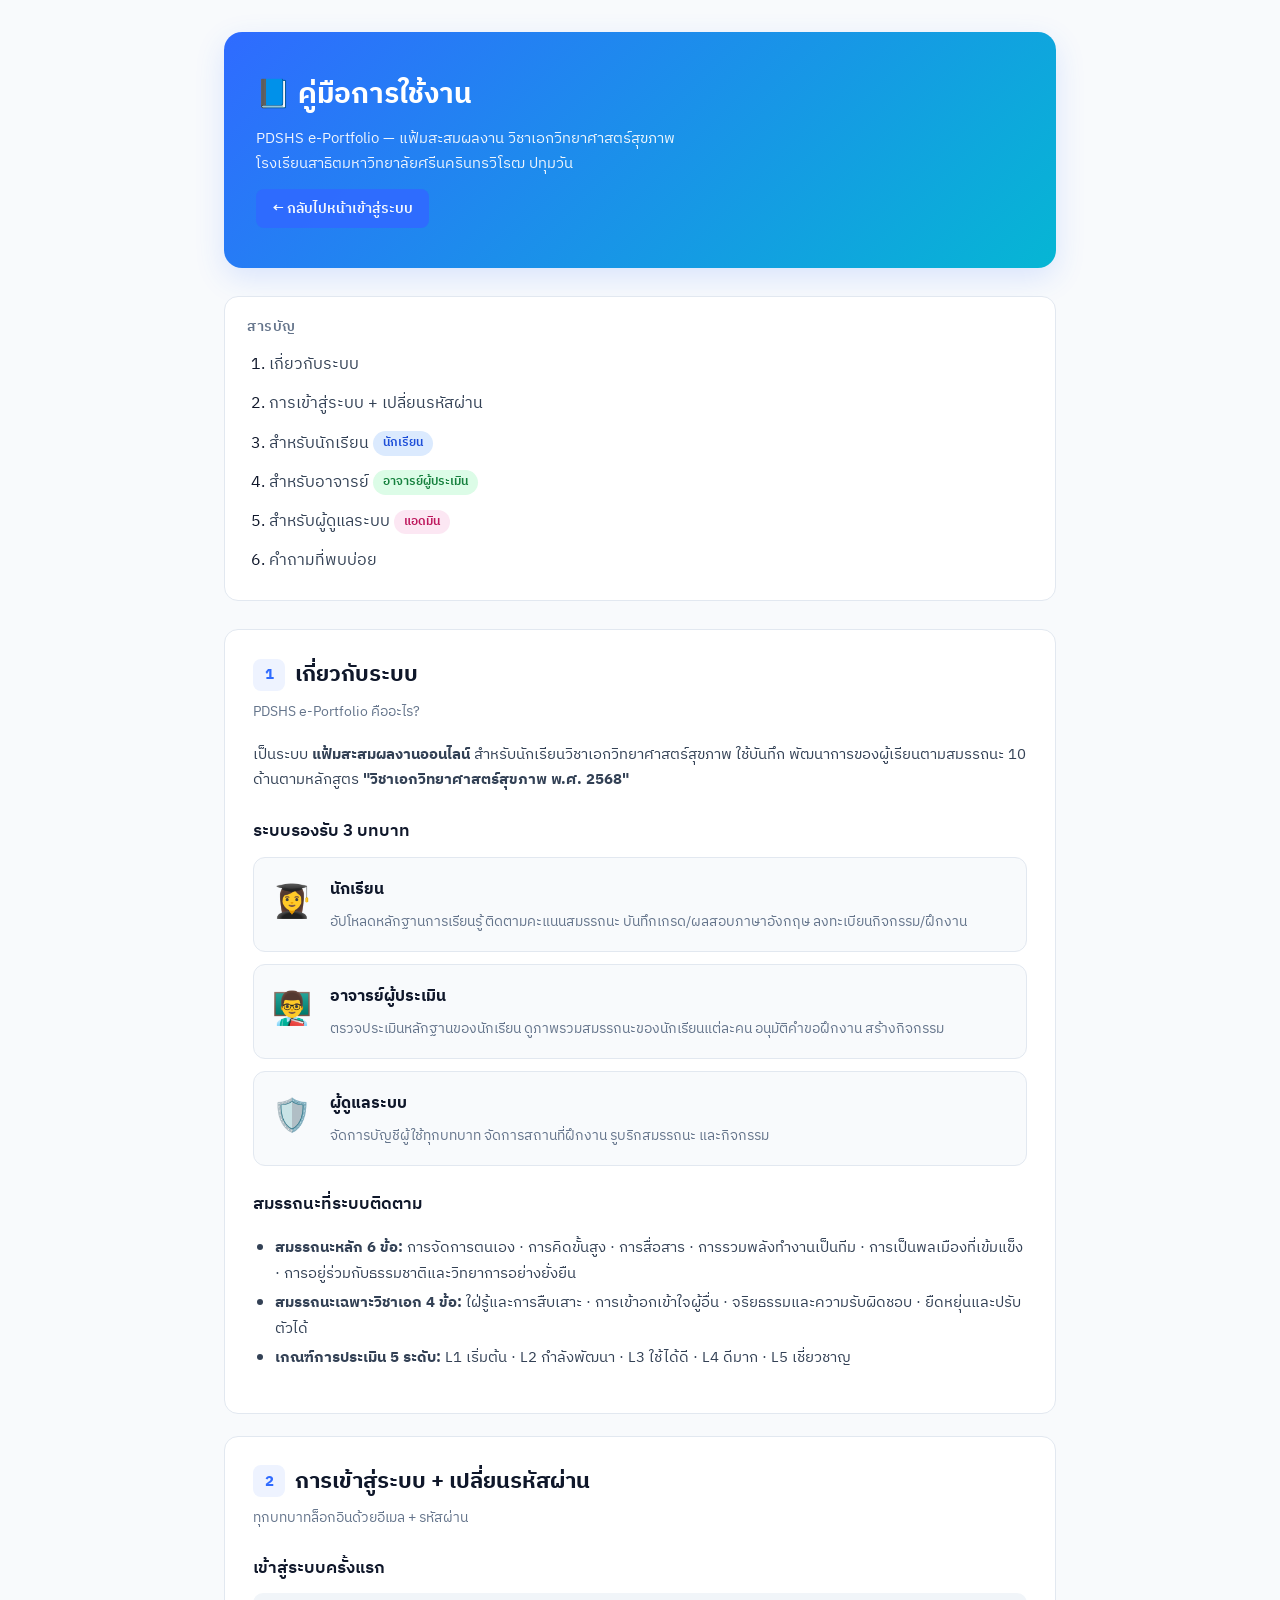
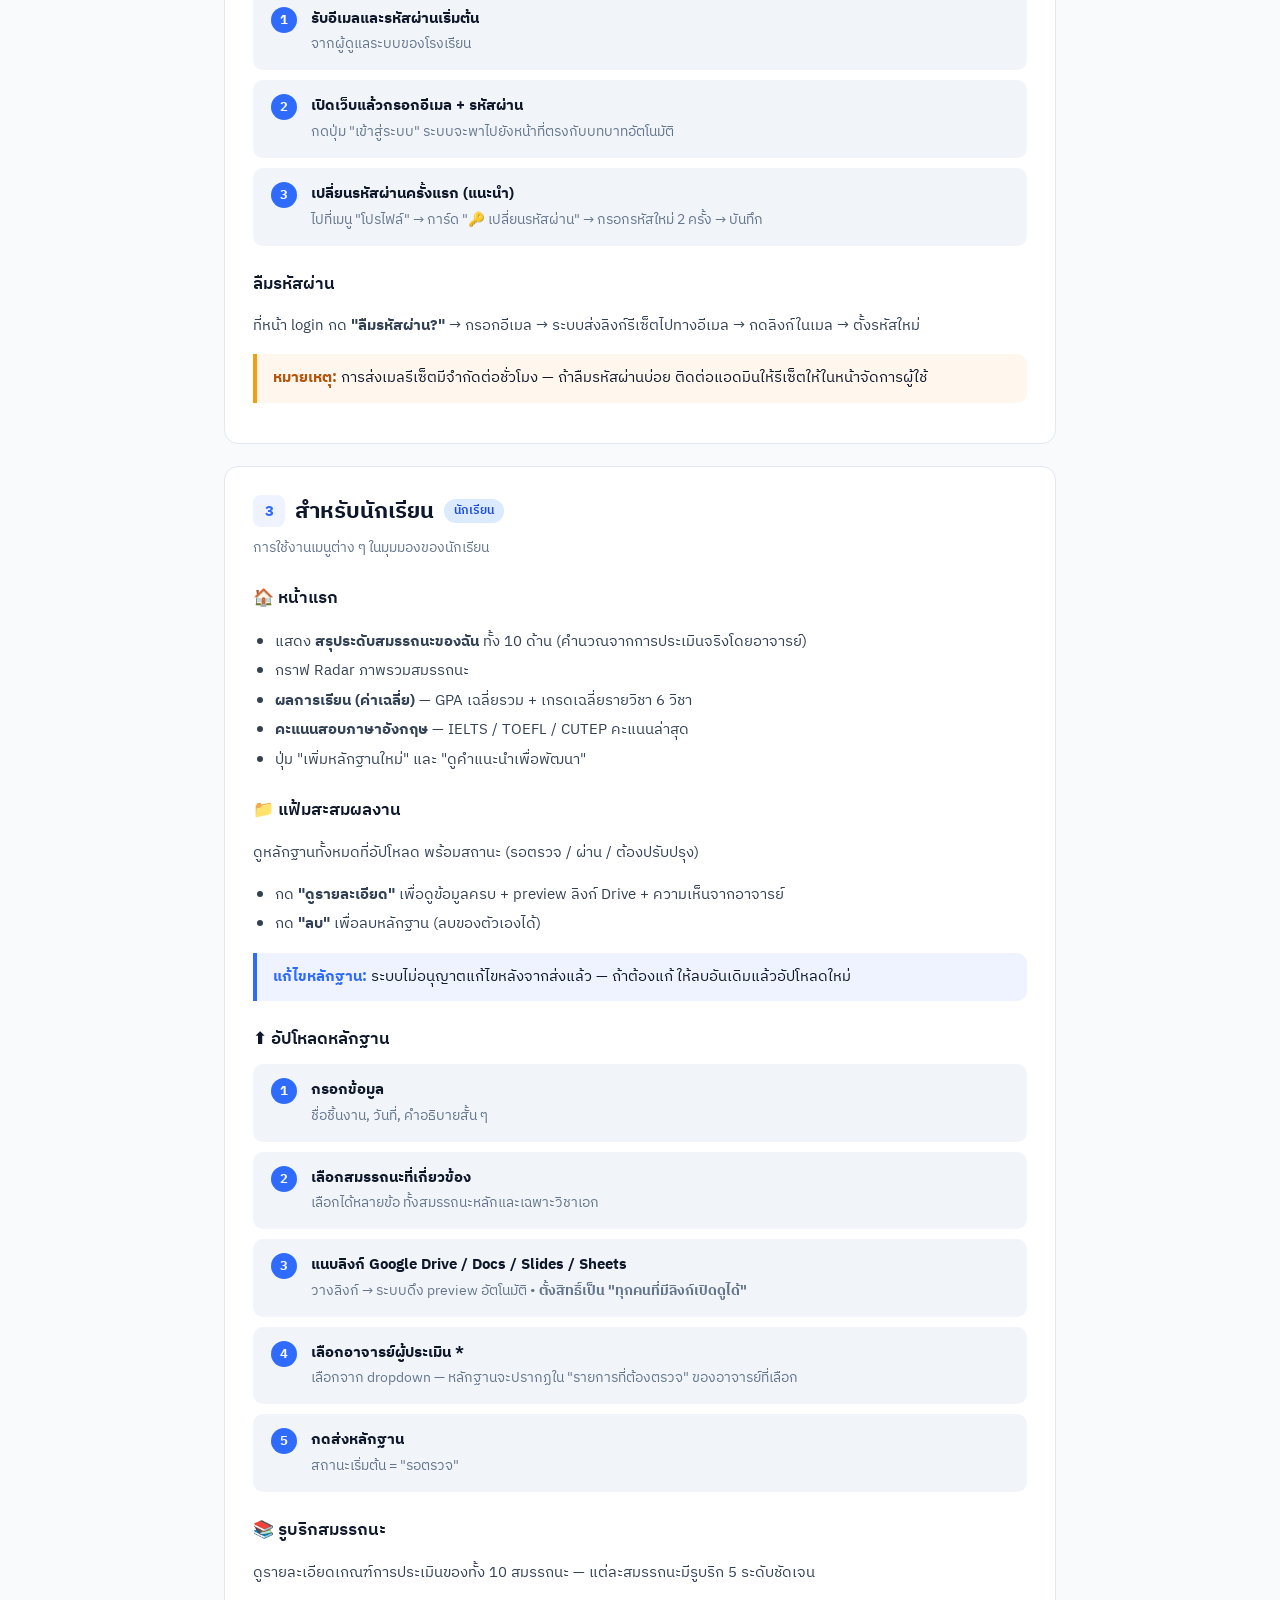
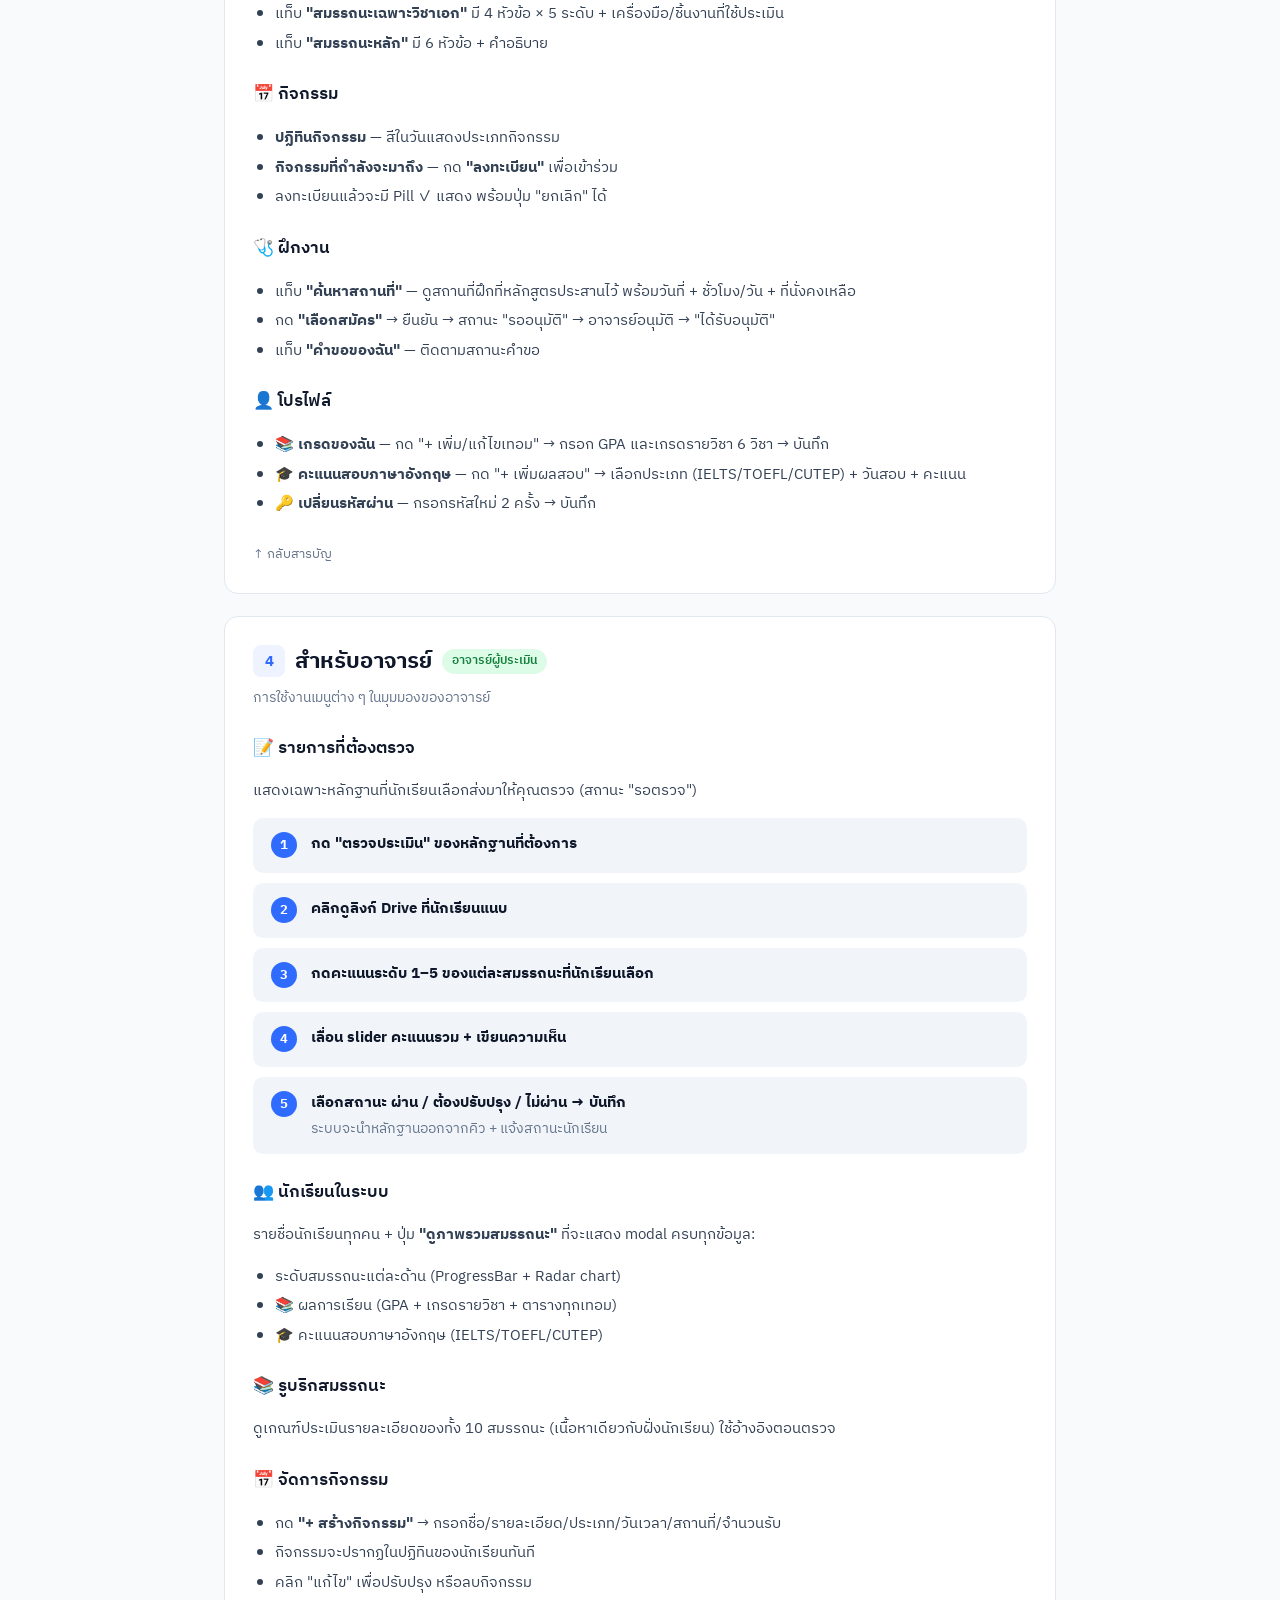
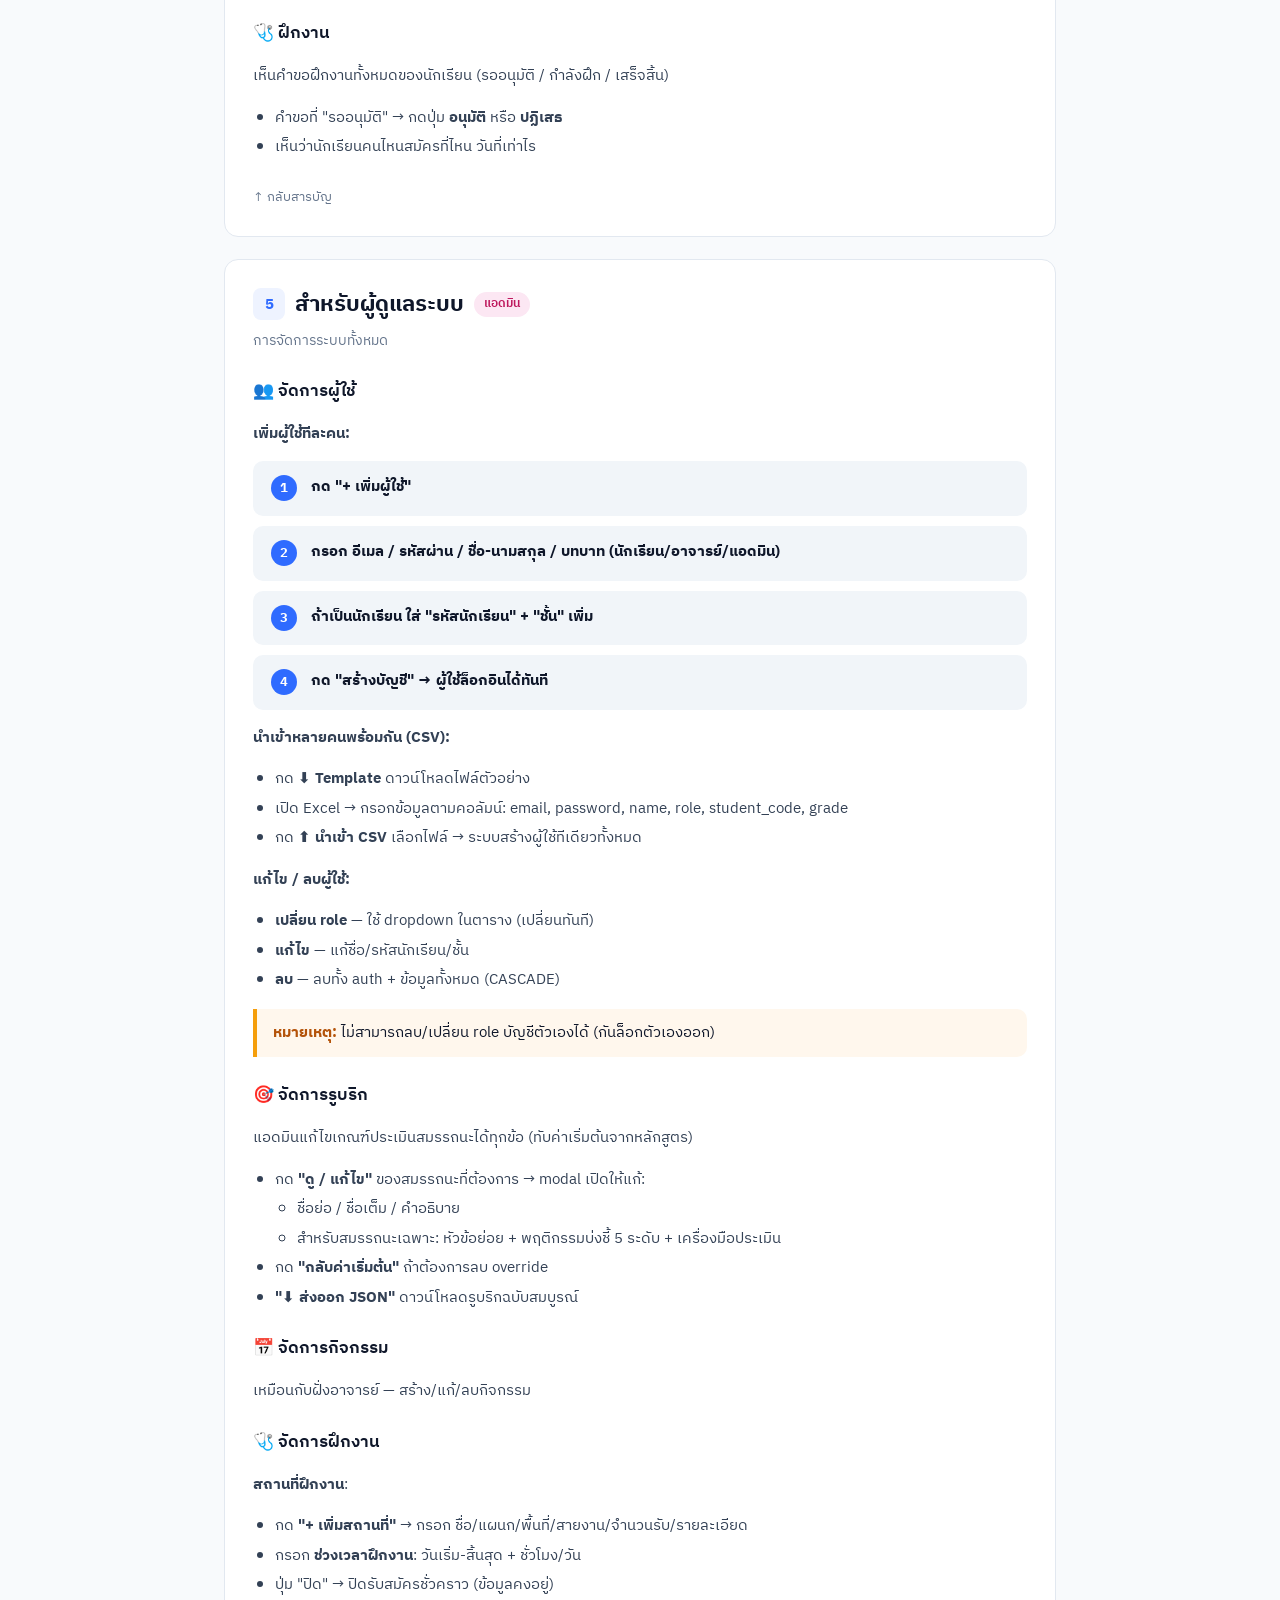
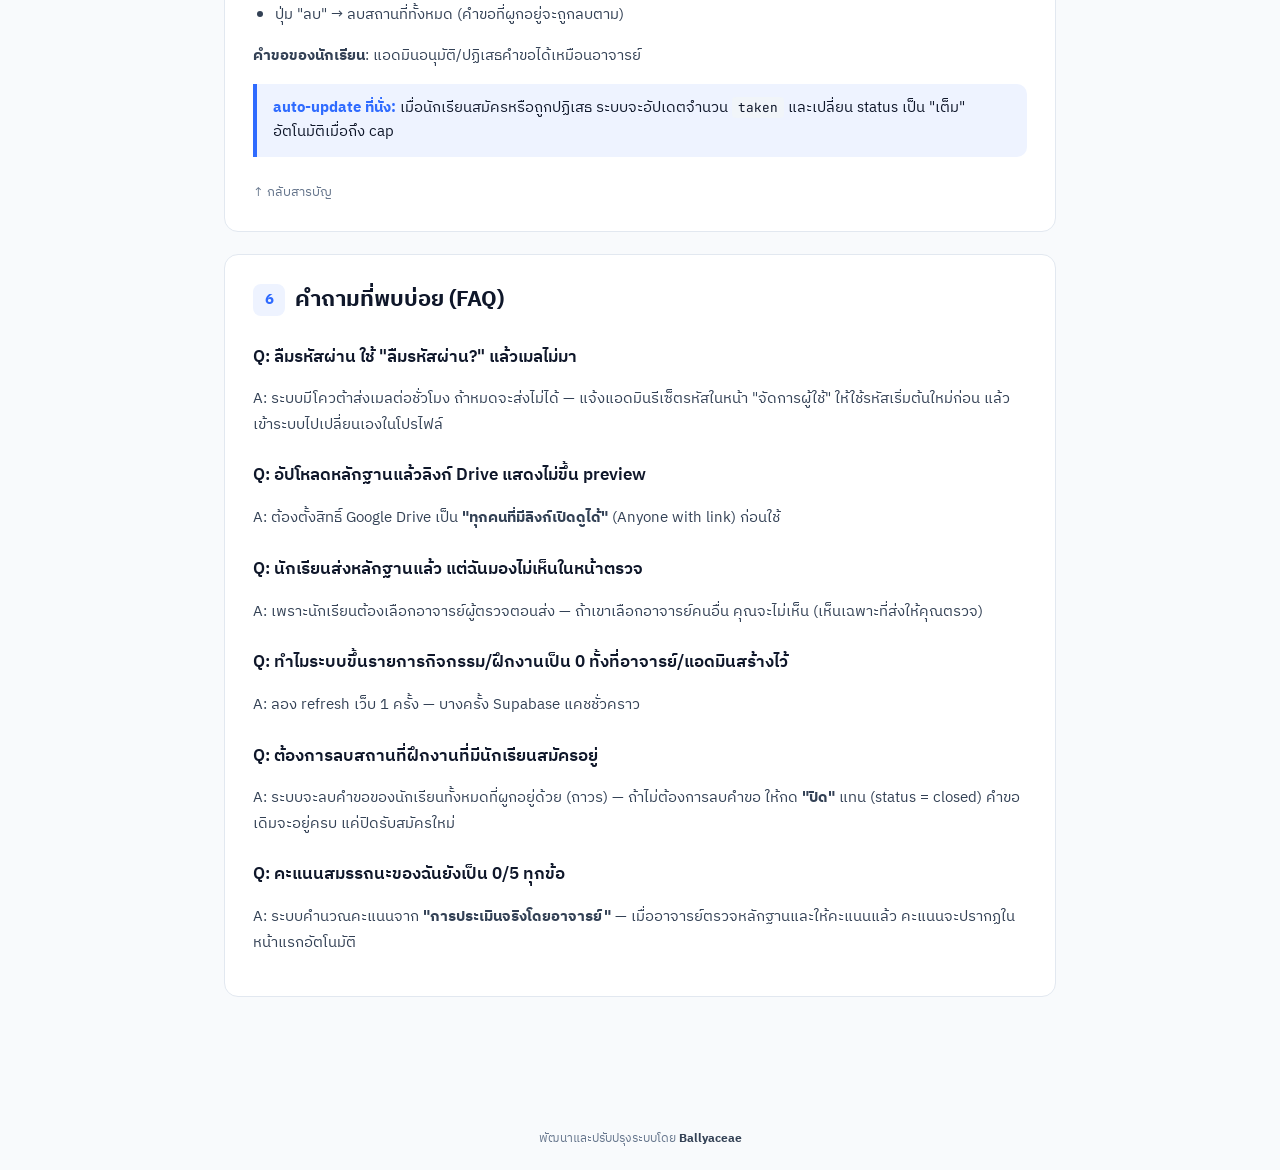
<file: manual.html>
<!doctype html>
<html lang="th">
<head>
<meta charset="utf-8" />
<meta name="viewport" content="width=device-width, initial-scale=1" />
<title>คู่มือการใช้งาน — PDSHS e-Portfolio</title>
<link rel="preconnect" href="https://fonts.googleapis.com" />
<link rel="preconnect" href="https://fonts.gstatic.com" crossorigin />
<link href="https://fonts.googleapis.com/css2?family=IBM+Plex+Sans+Thai:wght@300;400;500;600;700&family=JetBrains+Mono:wght@400;500&display=swap" rel="stylesheet" />
<style>
  :root {
    --primary: #2f6bff;
    --primary-soft: #eef3ff;
    --ink: #0f172a;
    --ink-2: #334155;
    --ink-3: #64748b;
    --line: #e2e8f0;
    --line-2: #f1f5f9;
    --bg: #f8fafc;
    --bg-card: #ffffff;
    --green: #10b981;
    --amber: #f59e0b;
    --pink: #ec4899;
    --purple: #8b5cf6;
    --red: #dc2626;
  }
  * { box-sizing: border-box; }
  html, body { margin: 0; padding: 0; background: var(--bg); color: var(--ink);
    font-family: 'IBM Plex Sans Thai', ui-sans-serif, system-ui, sans-serif;
    -webkit-font-smoothing: antialiased; line-height: 1.7; font-size: 16px;
  }
  .mono { font-family: 'JetBrains Mono', monospace; font-size: 0.9em; }
  .wrap { max-width: 880px; margin: 0 auto; padding: 32px 24px 80px; }
  .hero { background: linear-gradient(135deg, #2f6bff, #06b6d4); color: #fff;
    padding: 40px 32px; border-radius: 18px; margin-bottom: 28px;
    box-shadow: 0 10px 30px rgba(47,107,255,.15);
  }
  .hero h1 { margin: 0 0 6px; font-size: 28px; font-weight: 700; }
  .hero p { margin: 0; opacity: .92; font-size: 15px; }
  .hero a { color: #fff; text-decoration: underline; opacity: .95; }
  nav.toc { background: var(--bg-card); border: 1px solid var(--line);
    border-radius: 14px; padding: 18px 22px; margin-bottom: 28px;
  }
  nav.toc h3 { margin: 0 0 8px; font-size: 14px; color: var(--ink-3);
    text-transform: uppercase; letter-spacing: .5px; font-weight: 600;
  }
  nav.toc ol { margin: 0; padding-left: 22px; }
  nav.toc li { padding: 4px 0; }
  nav.toc a { color: var(--ink-2); text-decoration: none; }
  nav.toc a:hover { color: var(--primary); }
  section { background: var(--bg-card); border: 1px solid var(--line);
    border-radius: 14px; padding: 26px 28px; margin-bottom: 22px;
  }
  section h2 { margin: 0 0 6px; font-size: 22px; color: var(--ink); font-weight: 700;
    display: flex; align-items: center; gap: 10px;
  }
  section h2 .num { display: inline-flex; align-items: center; justify-content: center;
    width: 32px; height: 32px; border-radius: 8px; background: var(--primary-soft);
    color: var(--primary); font-size: 15px; font-weight: 700;
  }
  section > .sub { color: var(--ink-3); margin: 0 0 18px; font-size: 14px; }
  section h3 { margin: 24px 0 8px; font-size: 17px; font-weight: 600; color: var(--ink); }
  section p, section li { font-size: 15px; color: var(--ink-2); }
  ul, ol { padding-left: 22px; }
  ul li, ol li { margin: 4px 0; }
  .pill { display: inline-block; padding: 2px 10px; border-radius: 999px;
    font-size: 12px; font-weight: 600; vertical-align: middle;
  }
  .pill-blue { background: #dbeafe; color: #1d4ed8; }
  .pill-green { background: #dcfce7; color: #15803d; }
  .pill-pink { background: #fce7f3; color: #be185d; }
  .pill-purple { background: #ede9fe; color: #6d28d9; }
  .pill-amber { background: #fef3c7; color: #b45309; }
  .pill-red { background: #fee2e2; color: #b91c1c; }
  .tip { background: var(--primary-soft); border-left: 4px solid var(--primary);
    padding: 12px 16px; border-radius: 0 10px 10px 0; margin: 14px 0; font-size: 14.5px;
  }
  .tip b { color: var(--primary); }
  .warn { background: #fff7ed; border-left: 4px solid var(--amber);
    padding: 12px 16px; border-radius: 0 10px 10px 0; margin: 14px 0; font-size: 14.5px;
  }
  .warn b { color: #b45309; }
  .step { background: var(--line-2); border-radius: 10px; padding: 14px 18px;
    margin: 10px 0; display: flex; gap: 14px; align-items: flex-start;
  }
  .step .n { background: var(--primary); color: #fff; min-width: 26px; height: 26px;
    border-radius: 50%; display: flex; align-items: center; justify-content: center;
    font-weight: 700; font-size: 13px; flex-shrink: 0;
  }
  .step .b { flex: 1; }
  .step .b strong { display: block; margin-bottom: 2px; font-size: 14.5px; }
  .step .b div { color: var(--ink-3); font-size: 13.5px; }
  table { width: 100%; border-collapse: collapse; margin: 12px 0; font-size: 14.5px; }
  th, td { text-align: left; padding: 10px 12px; border-bottom: 1px solid var(--line); }
  th { background: var(--line-2); font-weight: 600; color: var(--ink); font-size: 13.5px; }
  code { background: var(--line-2); padding: 2px 6px; border-radius: 4px;
    font-family: 'JetBrains Mono', monospace; font-size: 0.88em; color: var(--ink);
  }
  .role-card { display: flex; gap: 18px; padding: 18px;
    background: var(--bg); border: 1px solid var(--line); border-radius: 12px;
    margin: 12px 0; align-items: flex-start;
  }
  .role-card .ico { font-size: 32px; }
  .role-card h4 { margin: 0 0 6px; font-size: 16px; }
  .role-card p { margin: 0; color: var(--ink-3); font-size: 14px; }
  .back-top { display: inline-block; margin-top: 10px; font-size: 13px;
    color: var(--ink-3); text-decoration: none;
  }
  .back-top:hover { color: var(--primary); }
  footer { text-align: center; padding: 30px 16px 20px; color: var(--ink-3); font-size: 12px; }
  footer b { color: var(--ink-2); }
  a.btn-home { display: inline-block; padding: 8px 16px; background: var(--primary);
    color: #fff; border-radius: 8px; text-decoration: none; font-weight: 600;
    font-size: 14px; margin-top: 12px;
  }
</style>
</head>
<body>
<div class="wrap">

<div class="hero">
  <h1>📘 คู่มือการใช้งาน</h1>
  <p>PDSHS e-Portfolio — แฟ้มสะสมผลงาน วิชาเอกวิทยาศาสตร์สุขภาพ<br/>โรงเรียนสาธิตมหาวิทยาลัยศรีนครินทรวิโรฒ ปทุมวัน</p>
  <a class="btn-home" href="/">← กลับไปหน้าเข้าสู่ระบบ</a>
</div>

<nav class="toc">
  <h3>สารบัญ</h3>
  <ol>
    <li><a href="#about">เกี่ยวกับระบบ</a></li>
    <li><a href="#login">การเข้าสู่ระบบ + เปลี่ยนรหัสผ่าน</a></li>
    <li><a href="#student">สำหรับนักเรียน <span class="pill pill-blue">นักเรียน</span></a></li>
    <li><a href="#teacher">สำหรับอาจารย์ <span class="pill pill-green">อาจารย์ผู้ประเมิน</span></a></li>
    <li><a href="#admin">สำหรับผู้ดูแลระบบ <span class="pill pill-pink">แอดมิน</span></a></li>
    <li><a href="#faq">คำถามที่พบบ่อย</a></li>
  </ol>
</nav>

<section id="about">
  <h2><span class="num">1</span> เกี่ยวกับระบบ</h2>
  <p class="sub">PDSHS e-Portfolio คืออะไร?</p>

  <p>เป็นระบบ <b>แฟ้มสะสมผลงานออนไลน์</b> สำหรับนักเรียนวิชาเอกวิทยาศาสตร์สุขภาพ ใช้บันทึก พัฒนาการของผู้เรียนตามสมรรถนะ 10 ด้านตามหลักสูตร <b>"วิชาเอกวิทยาศาสตร์สุขภาพ พ.ศ. 2568"</b></p>

  <h3>ระบบรองรับ 3 บทบาท</h3>
  <div class="role-card">
    <span class="ico">👩‍🎓</span>
    <div><h4>นักเรียน</h4><p>อัปโหลดหลักฐานการเรียนรู้ ติดตามคะแนนสมรรถนะ บันทึกเกรด/ผลสอบภาษาอังกฤษ ลงทะเบียนกิจกรรม/ฝึกงาน</p></div>
  </div>
  <div class="role-card">
    <span class="ico">👨‍🏫</span>
    <div><h4>อาจารย์ผู้ประเมิน</h4><p>ตรวจประเมินหลักฐานของนักเรียน ดูภาพรวมสมรรถนะของนักเรียนแต่ละคน อนุมัติคำขอฝึกงาน สร้างกิจกรรม</p></div>
  </div>
  <div class="role-card">
    <span class="ico">🛡️</span>
    <div><h4>ผู้ดูแลระบบ</h4><p>จัดการบัญชีผู้ใช้ทุกบทบาท จัดการสถานที่ฝึกงาน รูบริกสมรรถนะ และกิจกรรม</p></div>
  </div>

  <h3>สมรรถนะที่ระบบติดตาม</h3>
  <ul>
    <li><b>สมรรถนะหลัก 6 ข้อ:</b> การจัดการตนเอง · การคิดขั้นสูง · การสื่อสาร · การรวมพลังทำงานเป็นทีม · การเป็นพลเมืองที่เข้มแข็ง · การอยู่ร่วมกับธรรมชาติและวิทยาการอย่างยั่งยืน</li>
    <li><b>สมรรถนะเฉพาะวิชาเอก 4 ข้อ:</b> ใฝ่รู้และการสืบเสาะ · การเข้าอกเข้าใจผู้อื่น · จริยธรรมและความรับผิดชอบ · ยืดหยุ่นและปรับตัวได้</li>
    <li><b>เกณฑ์การประเมิน 5 ระดับ:</b> L1 เริ่มต้น · L2 กำลังพัฒนา · L3 ใช้ได้ดี · L4 ดีมาก · L5 เชี่ยวชาญ</li>
  </ul>
</section>

<section id="login">
  <h2><span class="num">2</span> การเข้าสู่ระบบ + เปลี่ยนรหัสผ่าน</h2>
  <p class="sub">ทุกบทบาทล็อกอินด้วยอีเมล + รหัสผ่าน</p>

  <h3>เข้าสู่ระบบครั้งแรก</h3>
  <div class="step"><div class="n">1</div><div class="b"><strong>รับอีเมลและรหัสผ่านเริ่มต้น</strong><div>จากผู้ดูแลระบบของโรงเรียน</div></div></div>
  <div class="step"><div class="n">2</div><div class="b"><strong>เปิดเว็บแล้วกรอกอีเมล + รหัสผ่าน</strong><div>กดปุ่ม "เข้าสู่ระบบ" ระบบจะพาไปยังหน้าที่ตรงกับบทบาทอัตโนมัติ</div></div></div>
  <div class="step"><div class="n">3</div><div class="b"><strong>เปลี่ยนรหัสผ่านครั้งแรก (แนะนำ)</strong><div>ไปที่เมนู "โปรไฟล์" → การ์ด "🔑 เปลี่ยนรหัสผ่าน" → กรอกรหัสใหม่ 2 ครั้ง → บันทึก</div></div></div>

  <h3>ลืมรหัสผ่าน</h3>
  <p>ที่หน้า login กด <b>"ลืมรหัสผ่าน?"</b> → กรอกอีเมล → ระบบส่งลิงก์รีเซ็ตไปทางอีเมล → กดลิงก์ในเมล → ตั้งรหัสใหม่</p>
  <div class="warn"><b>หมายเหตุ:</b> การส่งเมลรีเซ็ตมีจำกัดต่อชั่วโมง — ถ้าลืมรหัสผ่านบ่อย ติดต่อแอดมินให้รีเซ็ตให้ในหน้าจัดการผู้ใช้</div>
</section>

<section id="student">
  <h2><span class="num">3</span> สำหรับนักเรียน <span class="pill pill-blue">นักเรียน</span></h2>
  <p class="sub">การใช้งานเมนูต่าง ๆ ในมุมมองของนักเรียน</p>

  <h3>🏠 หน้าแรก</h3>
  <ul>
    <li>แสดง <b>สรุประดับสมรรถนะของฉัน</b> ทั้ง 10 ด้าน (คำนวณจากการประเมินจริงโดยอาจารย์)</li>
    <li>กราฟ Radar ภาพรวมสมรรถนะ</li>
    <li><b>ผลการเรียน (ค่าเฉลี่ย)</b> — GPA เฉลี่ยรวม + เกรดเฉลี่ยรายวิชา 6 วิชา</li>
    <li><b>คะแนนสอบภาษาอังกฤษ</b> — IELTS / TOEFL / CUTEP คะแนนล่าสุด</li>
    <li>ปุ่ม "เพิ่มหลักฐานใหม่" และ "ดูคำแนะนำเพื่อพัฒนา"</li>
  </ul>

  <h3>📁 แฟ้มสะสมผลงาน</h3>
  <p>ดูหลักฐานทั้งหมดที่อัปโหลด พร้อมสถานะ (รอตรวจ / ผ่าน / ต้องปรับปรุง)</p>
  <ul>
    <li>กด <b>"ดูรายละเอียด"</b> เพื่อดูข้อมูลครบ + preview ลิงก์ Drive + ความเห็นจากอาจารย์</li>
    <li>กด <b>"ลบ"</b> เพื่อลบหลักฐาน (ลบของตัวเองได้)</li>
  </ul>
  <div class="tip"><b>แก้ไขหลักฐาน:</b> ระบบไม่อนุญาตแก้ไขหลังจากส่งแล้ว — ถ้าต้องแก้ ให้ลบอันเดิมแล้วอัปโหลดใหม่</div>

  <h3>⬆️ อัปโหลดหลักฐาน</h3>
  <div class="step"><div class="n">1</div><div class="b"><strong>กรอกข้อมูล</strong><div>ชื่อชิ้นงาน, วันที่, คำอธิบายสั้น ๆ</div></div></div>
  <div class="step"><div class="n">2</div><div class="b"><strong>เลือกสมรรถนะที่เกี่ยวข้อง</strong><div>เลือกได้หลายข้อ ทั้งสมรรถนะหลักและเฉพาะวิชาเอก</div></div></div>
  <div class="step"><div class="n">3</div><div class="b"><strong>แนบลิงก์ Google Drive / Docs / Slides / Sheets</strong><div>วางลิงก์ → ระบบดึง preview อัตโนมัติ • <b>ตั้งสิทธิ์เป็น "ทุกคนที่มีลิงก์เปิดดูได้"</b></div></div></div>
  <div class="step"><div class="n">4</div><div class="b"><strong>เลือกอาจารย์ผู้ประเมิน *</strong><div>เลือกจาก dropdown — หลักฐานจะปรากฏใน "รายการที่ต้องตรวจ" ของอาจารย์ที่เลือก</div></div></div>
  <div class="step"><div class="n">5</div><div class="b"><strong>กดส่งหลักฐาน</strong><div>สถานะเริ่มต้น = "รอตรวจ"</div></div></div>

  <h3>📚 รูบริกสมรรถนะ</h3>
  <p>ดูรายละเอียดเกณฑ์การประเมินของทั้ง 10 สมรรถนะ — แต่ละสมรรถนะมีรูบริก 5 ระดับชัดเจน</p>
  <ul>
    <li>แท็บ <b>"สมรรถนะเฉพาะวิชาเอก"</b> มี 4 หัวข้อ × 5 ระดับ + เครื่องมือ/ชิ้นงานที่ใช้ประเมิน</li>
    <li>แท็บ <b>"สมรรถนะหลัก"</b> มี 6 หัวข้อ + คำอธิบาย</li>
  </ul>

  <h3>📅 กิจกรรม</h3>
  <ul>
    <li><b>ปฏิทินกิจกรรม</b> — สีในวันแสดงประเภทกิจกรรม</li>
    <li><b>กิจกรรมที่กำลังจะมาถึง</b> — กด <b>"ลงทะเบียน"</b> เพื่อเข้าร่วม</li>
    <li>ลงทะเบียนแล้วจะมี Pill ✓ แสดง พร้อมปุ่ม "ยกเลิก" ได้</li>
  </ul>

  <h3>🩺 ฝึกงาน</h3>
  <ul>
    <li>แท็บ <b>"ค้นหาสถานที่"</b> — ดูสถานที่ฝึกที่หลักสูตรประสานไว้ พร้อมวันที่ + ชั่วโมง/วัน + ที่นั่งคงเหลือ</li>
    <li>กด <b>"เลือกสมัคร"</b> → ยืนยัน → สถานะ "รออนุมัติ" → อาจารย์อนุมัติ → "ได้รับอนุมัติ"</li>
    <li>แท็บ <b>"คำขอของฉัน"</b> — ติดตามสถานะคำขอ</li>
  </ul>

  <h3>👤 โปรไฟล์</h3>
  <ul>
    <li><b>📚 เกรดของฉัน</b> — กด "+ เพิ่ม/แก้ไขเทอม" → กรอก GPA และเกรดรายวิชา 6 วิชา → บันทึก</li>
    <li><b>🎓 คะแนนสอบภาษาอังกฤษ</b> — กด "+ เพิ่มผลสอบ" → เลือกประเภท (IELTS/TOEFL/CUTEP) + วันสอบ + คะแนน</li>
    <li><b>🔑 เปลี่ยนรหัสผ่าน</b> — กรอกรหัสใหม่ 2 ครั้ง → บันทึก</li>
  </ul>
  <a href="#" class="back-top">↑ กลับสารบัญ</a>
</section>

<section id="teacher">
  <h2><span class="num">4</span> สำหรับอาจารย์ <span class="pill pill-green">อาจารย์ผู้ประเมิน</span></h2>
  <p class="sub">การใช้งานเมนูต่าง ๆ ในมุมมองของอาจารย์</p>

  <h3>📝 รายการที่ต้องตรวจ</h3>
  <p>แสดงเฉพาะหลักฐานที่นักเรียนเลือกส่งมาให้คุณตรวจ (สถานะ "รอตรวจ")</p>
  <div class="step"><div class="n">1</div><div class="b"><strong>กด "ตรวจประเมิน" ของหลักฐานที่ต้องการ</strong></div></div>
  <div class="step"><div class="n">2</div><div class="b"><strong>คลิกดูลิงก์ Drive ที่นักเรียนแนบ</strong></div></div>
  <div class="step"><div class="n">3</div><div class="b"><strong>กดคะแนนระดับ 1–5 ของแต่ละสมรรถนะที่นักเรียนเลือก</strong></div></div>
  <div class="step"><div class="n">4</div><div class="b"><strong>เลื่อน slider คะแนนรวม + เขียนความเห็น</strong></div></div>
  <div class="step"><div class="n">5</div><div class="b"><strong>เลือกสถานะ ผ่าน / ต้องปรับปรุง / ไม่ผ่าน → บันทึก</strong><div>ระบบจะนำหลักฐานออกจากคิว + แจ้งสถานะนักเรียน</div></div></div>

  <h3>👥 นักเรียนในระบบ</h3>
  <p>รายชื่อนักเรียนทุกคน + ปุ่ม <b>"ดูภาพรวมสมรรถนะ"</b> ที่จะแสดง modal ครบทุกข้อมูล:</p>
  <ul>
    <li>ระดับสมรรถนะแต่ละด้าน (ProgressBar + Radar chart)</li>
    <li>📚 ผลการเรียน (GPA + เกรดรายวิชา + ตารางทุกเทอม)</li>
    <li>🎓 คะแนนสอบภาษาอังกฤษ (IELTS/TOEFL/CUTEP)</li>
  </ul>

  <h3>📚 รูบริกสมรรถนะ</h3>
  <p>ดูเกณฑ์ประเมินรายละเอียดของทั้ง 10 สมรรถนะ (เนื้อหาเดียวกับฝั่งนักเรียน) ใช้อ้างอิงตอนตรวจ</p>

  <h3>📅 จัดการกิจกรรม</h3>
  <ul>
    <li>กด <b>"+ สร้างกิจกรรม"</b> → กรอกชื่อ/รายละเอียด/ประเภท/วันเวลา/สถานที่/จำนวนรับ</li>
    <li>กิจกรรมจะปรากฏในปฏิทินของนักเรียนทันที</li>
    <li>คลิก "แก้ไข" เพื่อปรับปรุง หรือลบกิจกรรม</li>
  </ul>

  <h3>🩺 ฝึกงาน</h3>
  <p>เห็นคำขอฝึกงานทั้งหมดของนักเรียน (รออนุมัติ / กำลังฝึก / เสร็จสิ้น)</p>
  <ul>
    <li>คำขอที่ "รออนุมัติ" → กดปุ่ม <b>อนุมัติ</b> หรือ <b>ปฏิเสธ</b></li>
    <li>เห็นว่านักเรียนคนไหนสมัครที่ไหน วันที่เท่าไร</li>
  </ul>

  <a href="#" class="back-top">↑ กลับสารบัญ</a>
</section>

<section id="admin">
  <h2><span class="num">5</span> สำหรับผู้ดูแลระบบ <span class="pill pill-pink">แอดมิน</span></h2>
  <p class="sub">การจัดการระบบทั้งหมด</p>

  <h3>👥 จัดการผู้ใช้</h3>
  <p><b>เพิ่มผู้ใช้ทีละคน:</b></p>
  <div class="step"><div class="n">1</div><div class="b"><strong>กด "+ เพิ่มผู้ใช้"</strong></div></div>
  <div class="step"><div class="n">2</div><div class="b"><strong>กรอก อีเมล / รหัสผ่าน / ชื่อ-นามสกุล / บทบาท (นักเรียน/อาจารย์/แอดมิน)</strong></div></div>
  <div class="step"><div class="n">3</div><div class="b"><strong>ถ้าเป็นนักเรียน ใส่ "รหัสนักเรียน" + "ชั้น" เพิ่ม</strong></div></div>
  <div class="step"><div class="n">4</div><div class="b"><strong>กด "สร้างบัญชี" → ผู้ใช้ล็อกอินได้ทันที</strong></div></div>

  <p><b>นำเข้าหลายคนพร้อมกัน (CSV):</b></p>
  <ul>
    <li>กด <b>⬇ Template</b> ดาวน์โหลดไฟล์ตัวอย่าง</li>
    <li>เปิด Excel → กรอกข้อมูลตามคอลัมน์: email, password, name, role, student_code, grade</li>
    <li>กด <b>⬆ นำเข้า CSV</b> เลือกไฟล์ → ระบบสร้างผู้ใช้ทีเดียวทั้งหมด</li>
  </ul>

  <p><b>แก้ไข / ลบผู้ใช้:</b></p>
  <ul>
    <li><b>เปลี่ยน role</b> — ใช้ dropdown ในตาราง (เปลี่ยนทันที)</li>
    <li><b>แก้ไข</b> — แก้ชื่อ/รหัสนักเรียน/ชั้น</li>
    <li><b>ลบ</b> — ลบทั้ง auth + ข้อมูลทั้งหมด (CASCADE)</li>
  </ul>

  <div class="warn"><b>หมายเหตุ:</b> ไม่สามารถลบ/เปลี่ยน role บัญชีตัวเองได้ (กันล็อกตัวเองออก)</div>

  <h3>🎯 จัดการรูบริก</h3>
  <p>แอดมินแก้ไขเกณฑ์ประเมินสมรรถนะได้ทุกข้อ (ทับค่าเริ่มต้นจากหลักสูตร)</p>
  <ul>
    <li>กด <b>"ดู / แก้ไข"</b> ของสมรรถนะที่ต้องการ → modal เปิดให้แก้:
      <ul>
        <li>ชื่อย่อ / ชื่อเต็ม / คำอธิบาย</li>
        <li>สำหรับสมรรถนะเฉพาะ: หัวข้อย่อย + พฤติกรรมบ่งชี้ 5 ระดับ + เครื่องมือประเมิน</li>
      </ul>
    </li>
    <li>กด <b>"กลับค่าเริ่มต้น"</b> ถ้าต้องการลบ override</li>
    <li><b>"⬇ ส่งออก JSON"</b> ดาวน์โหลดรูบริกฉบับสมบูรณ์</li>
  </ul>

  <h3>📅 จัดการกิจกรรม</h3>
  <p>เหมือนกับฝั่งอาจารย์ — สร้าง/แก้/ลบกิจกรรม</p>

  <h3>🩺 จัดการฝึกงาน</h3>
  <p><b>สถานที่ฝึกงาน</b>:</p>
  <ul>
    <li>กด <b>"+ เพิ่มสถานที่"</b> → กรอก ชื่อ/แผนก/พื้นที่/สายงาน/จำนวนรับ/รายละเอียด</li>
    <li>กรอก <b>ช่วงเวลาฝึกงาน</b>: วันเริ่ม-สิ้นสุด + ชั่วโมง/วัน</li>
    <li>ปุ่ม "ปิด" → ปิดรับสมัครชั่วคราว (ข้อมูลคงอยู่)</li>
    <li>ปุ่ม "ลบ" → ลบสถานที่ทั้งหมด (คำขอที่ผูกอยู่จะถูกลบตาม)</li>
  </ul>
  <p><b>คำขอของนักเรียน</b>: แอดมินอนุมัติ/ปฏิเสธคำขอได้เหมือนอาจารย์</p>
  <div class="tip"><b>auto-update ที่นั่ง:</b> เมื่อนักเรียนสมัครหรือถูกปฏิเสธ ระบบจะอัปเดตจำนวน <code>taken</code> และเปลี่ยน status เป็น "เต็ม" อัตโนมัติเมื่อถึง cap</div>

  <a href="#" class="back-top">↑ กลับสารบัญ</a>
</section>

<section id="faq">
  <h2><span class="num">6</span> คำถามที่พบบ่อย (FAQ)</h2>

  <h3>Q: ลืมรหัสผ่าน ใช้ "ลืมรหัสผ่าน?" แล้วเมลไม่มา</h3>
  <p>A: ระบบมีโควต้าส่งเมลต่อชั่วโมง ถ้าหมดจะส่งไม่ได้ — แจ้งแอดมินรีเซ็ตรหัสในหน้า "จัดการผู้ใช้" ให้ใช้รหัสเริ่มต้นใหม่ก่อน แล้วเข้าระบบไปเปลี่ยนเองในโปรไฟล์</p>

  <h3>Q: อัปโหลดหลักฐานแล้วลิงก์ Drive แสดงไม่ขึ้น preview</h3>
  <p>A: ต้องตั้งสิทธิ์ Google Drive เป็น <b>"ทุกคนที่มีลิงก์เปิดดูได้"</b> (Anyone with link) ก่อนใช้</p>

  <h3>Q: นักเรียนส่งหลักฐานแล้ว แต่ฉันมองไม่เห็นในหน้าตรวจ</h3>
  <p>A: เพราะนักเรียนต้องเลือกอาจารย์ผู้ตรวจตอนส่ง — ถ้าเขาเลือกอาจารย์คนอื่น คุณจะไม่เห็น (เห็นเฉพาะที่ส่งให้คุณตรวจ)</p>

  <h3>Q: ทำไมระบบขึ้นรายการกิจกรรม/ฝึกงานเป็น 0 ทั้งที่อาจารย์/แอดมินสร้างไว้</h3>
  <p>A: ลอง refresh เว็บ 1 ครั้ง — บางครั้ง Supabase แคชชั่วคราว</p>

  <h3>Q: ต้องการลบสถานที่ฝึกงานที่มีนักเรียนสมัครอยู่</h3>
  <p>A: ระบบจะลบคำขอของนักเรียนทั้งหมดที่ผูกอยู่ด้วย (ถาวร) — ถ้าไม่ต้องการลบคำขอ ให้กด <b>"ปิด"</b> แทน (status = closed) คำขอเดิมจะอยู่ครบ แค่ปิดรับสมัครใหม่</p>

  <h3>Q: คะแนนสมรรถนะของฉันยังเป็น 0/5 ทุกข้อ</h3>
  <p>A: ระบบคำนวณคะแนนจาก <b>"การประเมินจริงโดยอาจารย์"</b> — เมื่ออาจารย์ตรวจหลักฐานและให้คะแนนแล้ว คะแนนจะปรากฏในหน้าแรกอัตโนมัติ</p>

</section>

</div>

<footer>
  พัฒนาและปรับปรุงระบบโดย <b>Ballyaceae</b>
</footer>

</body>
</html>
</file>
